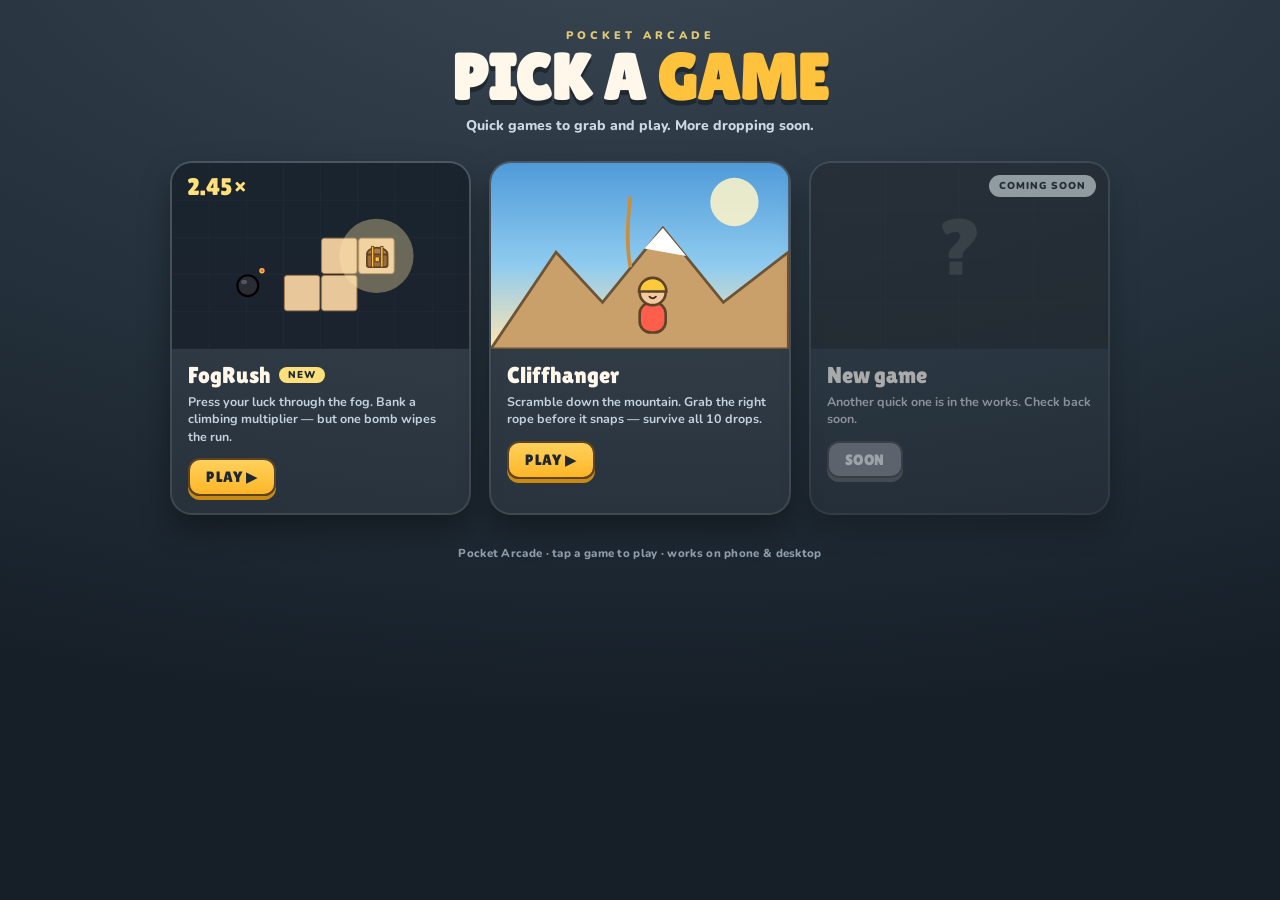
<file: NewIdeas-backup/index.html>
<!DOCTYPE html>
<html lang="en">
<head>
<meta charset="UTF-8" />
<meta name="viewport" content="width=device-width, initial-scale=1, viewport-fit=cover" />
<meta name="theme-color" content="#1E2832" />
<title>Pocket Arcade</title>
<link rel="preconnect" href="https://fonts.googleapis.com">
<link rel="preconnect" href="https://fonts.gstatic.com" crossorigin>
<link href="https://fonts.googleapis.com/css2?family=Lilita+One&family=Nunito:wght@600;700;800;900&display=swap" rel="stylesheet">
<style>
  :root{--ink:#5E4427;--paper:#FFF7E9;--gold:#FFC23C;--gold-lt:#FFE07A;--jacket:#FF5E4D;}
  *{box-sizing:border-box;margin:0;padding:0;-webkit-tap-highlight-color:transparent}
  html,body{min-height:100%}
  body{font-family:'Nunito',system-ui,-apple-system,'Segoe UI',sans-serif;color:#FFF7E9;
    background:radial-gradient(130% 90% at 50% -10%,#3A4754 0%,#283540 45%,#161F28 100%);
    min-height:100dvh;display:flex;flex-direction:column;align-items:center;padding:28px 18px 40px;overflow-x:hidden}
  .wrap{width:100%;max-width:940px}
  header{text-align:center;margin-bottom:26px}
  .kicker{font-family:'Nunito';font-weight:900;font-size:11px;letter-spacing:4px;color:var(--gold-lt);opacity:.85;margin-bottom:6px}
  h1{font-family:'Lilita One',cursive;font-size:clamp(40px,9vw,64px);line-height:.92;text-shadow:0 5px 0 rgba(0,0,0,.35)}
  h1 .a{color:var(--gold)}
  .sub{font-weight:800;font-size:14px;color:#cdd9e3;margin-top:8px}

  .grid{display:grid;grid-template-columns:repeat(auto-fill,minmax(250px,1fr));gap:18px}
  .card{position:relative;display:flex;flex-direction:column;text-decoration:none;color:inherit;
    background:rgba(255,255,255,.05);border:2px solid rgba(255,255,255,.10);border-radius:22px;overflow:hidden;
    box-shadow:0 14px 30px rgba(0,0,0,.35);transition:transform .14s ease,box-shadow .14s ease,border-color .14s ease}
  .card.live{cursor:pointer}
  .card.live:hover{transform:translateY(-5px);box-shadow:0 22px 44px rgba(0,0,0,.45);border-color:rgba(255,194,60,.5)}
  .card.live:active{transform:translateY(-1px)}
  .thumb{aspect-ratio:16/10;width:100%;display:block;position:relative}
  .thumb svg{position:absolute;inset:0;width:100%;height:100%}
  .body{padding:15px 16px 17px}
  .tname{font-family:'Lilita One';font-size:23px;line-height:1;margin-bottom:6px;display:flex;align-items:center;gap:8px}
  .tdesc{font-weight:700;font-size:12.5px;color:#c4d0db;line-height:1.4;min-height:34px}
  .play{display:inline-flex;align-items:center;gap:6px;margin-top:13px;font-family:'Lilita One';font-size:15px;letter-spacing:.5px;
    color:#1E2832;background:linear-gradient(180deg,#FFD15B,#FFB628);border:2.5px solid var(--ink);border-radius:12px;
    padding:8px 16px;box-shadow:0 4px 0 #C98A12;align-self:flex-start}
  .badge{font-family:'Nunito';font-weight:900;font-size:10px;letter-spacing:1px;color:#1E2832;background:var(--gold-lt);
    border-radius:999px;padding:3px 9px}
  .card.soon{opacity:.62;filter:saturate(.6)}
  .card.soon .play{background:#7d8893;color:#e9eef2;box-shadow:0 4px 0 #5a636c;border-color:#454d55}
  .soonbadge{position:absolute;top:12px;right:12px;font-family:'Nunito';font-weight:900;font-size:10px;letter-spacing:1px;
    color:#1E2832;background:#cdd9e3;border-radius:999px;padding:4px 10px;z-index:2}

  footer{margin-top:30px;text-align:center;font-weight:800;font-size:11.5px;color:#8fa0ad;letter-spacing:.3px}
  @media (max-width:520px){ body{padding:22px 14px 34px} .tdesc{min-height:0} }
</style>
</head>
<body>
  <div class="wrap">
    <header>
      <div class="kicker">POCKET ARCADE</div>
      <h1>PICK A <span class="a">GAME</span></h1>
      <div class="sub">Quick games to grab and play. More dropping soon.</div>
    </header>

    <div class="grid">

      <!-- FOGRUSH -->
      <a class="card live" href="fogrush.html" aria-label="Play FogRush">
        <div class="thumb">
          <svg viewBox="0 0 320 200" preserveAspectRatio="xMidYMid slice" aria-hidden="true">
            <rect width="320" height="200" fill="#1B242E"/>
            <!-- fog grid -->
            <g opacity=".5" stroke="rgba(255,255,255,.05)">
              <path d="M0 40H320M0 80H320M0 120H320M0 160H320M40 0V200M80 0V200M120 0V200M160 0V200M200 0V200M240 0V200M280 0V200"/>
            </g>
            <!-- lit path -->
            <g fill="#E8C79B" stroke="#A87F50">
              <rect x="121" y="121" width="38" height="38" rx="3"/><rect x="161" y="121" width="38" height="38" rx="3"/>
              <rect x="161" y="81" width="38" height="38" rx="3"/><rect x="201" y="81" width="38" height="38" rx="3"/>
            </g>
            <!-- torch glow -->
            <circle cx="220" cy="100" r="40" fill="rgba(255,233,168,.35)"/>
            <!-- chest -->
            <g transform="translate(206,86) scale(.62)"><rect x="6" y="20" width="36" height="22" rx="4" fill="#9C6B3F" stroke="#5E4427" stroke-width="3"/><path d="M6,20 a18,12 0 0 1 36,0 Z" fill="#B07B45" stroke="#5E4427" stroke-width="3"/><rect x="14" y="6" width="4" height="36" fill="#FFC23C" stroke="#5E4427" stroke-width="1.5"/><rect x="30" y="6" width="4" height="36" fill="#FFC23C" stroke="#5E4427" stroke-width="1.5"/><rect x="20" y="24" width="8" height="9" rx="2" fill="#FFC23C" stroke="#5E4427" stroke-width="2"/></g>
            <!-- bomb -->
            <g transform="translate(64,108) scale(.8)"><circle cx="22" cy="30" r="14" fill="#2b2b33" stroke="#000" stroke-width="3"/><ellipse cx="17" cy="25" rx="4" ry="3" fill="#55555f"/><circle cx="41" cy="10" r="3.6" fill="#FFC23C"/><circle cx="41" cy="10" r="1.9" fill="#FF5E4D"/></g>
            <text x="16" y="34" font-family="Lilita One" font-size="26" fill="#FFE07A">2.45×</text>
          </svg>
        </div>
        <div class="body">
          <div class="tname">FogRush <span class="badge">NEW</span></div>
          <div class="tdesc">Press your luck through the fog. Bank a climbing multiplier — but one bomb wipes the run.</div>
          <span class="play">PLAY ▶</span>
        </div>
      </a>

      <!-- CLIFFHANGER -->
      <a class="card live" href="cliffhanger.html" aria-label="Play Cliffhanger">
        <div class="thumb">
          <svg viewBox="0 0 320 200" preserveAspectRatio="xMidYMid slice" aria-hidden="true">
            <defs><linearGradient id="sky" x1="0" y1="0" x2="0" y2="1"><stop offset="0" stop-color="#4F9BD9"/><stop offset=".55" stop-color="#8FCBEF"/><stop offset="1" stop-color="#FFE6B0"/></linearGradient></defs>
            <rect width="320" height="200" fill="url(#sky)"/>
            <circle cx="262" cy="42" r="26" fill="#FFF6C8" opacity=".85"/>
            <!-- mountains -->
            <path d="M0 200 L70 96 L120 150 L185 70 L250 150 L320 96 L320 200Z" fill="#C9A06A" stroke="#6E5436" stroke-width="3"/>
            <path d="M165 92 L185 70 L210 100 Z" fill="#fff"/>
            <!-- rope -->
            <path d="M150 36 C146 70 146 92 150 112" stroke="#C98F3E" stroke-width="4" fill="none"/>
            <!-- climber -->
            <g transform="translate(132,104) scale(.7)">
              <rect x="40" y="66" width="40" height="46" rx="17" fill="#FF5E4D" stroke="#5E4427" stroke-width="4"/>
              <circle cx="60" cy="50" r="20" fill="#F3C9A0" stroke="#5E4427" stroke-width="4"/>
              <circle cx="54" cy="48" r="2.6" fill="#3a2a1c"/><circle cx="66" cy="48" r="2.6" fill="#3a2a1c"/>
              <path d="M55,57 q5,5 10,0" fill="none" stroke="#3a2a1c" stroke-width="2.6" stroke-linecap="round"/>
              <path d="M39,49 a21,21 0 0 1 42,0 Z" fill="#FFC93C" stroke="#5E4427" stroke-width="4"/>
            </g>
          </svg>
        </div>
        <div class="body">
          <div class="tname">Cliffhanger</div>
          <div class="tdesc">Scramble down the mountain. Grab the right rope before it snaps — survive all 10 drops.</div>
          <span class="play">PLAY ▶</span>
        </div>
      </a>

      <!-- COMING SOON -->
      <div class="card soon" aria-label="Coming soon">
        <div class="soonbadge">COMING SOON</div>
        <div class="thumb">
          <svg viewBox="0 0 320 200" preserveAspectRatio="xMidYMid slice" aria-hidden="true">
            <rect width="320" height="200" fill="#222C36"/>
            <g opacity=".4" stroke="rgba(255,255,255,.06)"><path d="M0 50H320M0 100H320M0 150H320M80 0V200M160 0V200M240 0V200"/></g>
            <text x="160" y="120" text-anchor="middle" font-family="Lilita One" font-size="84" fill="rgba(255,255,255,.14)">?</text>
          </svg>
        </div>
        <div class="body">
          <div class="tname">New game</div>
          <div class="tdesc">Another quick one is in the works. Check back soon.</div>
          <span class="play">SOON</span>
        </div>
      </div>

    </div>

    <footer>Pocket Arcade · tap a game to play · works on phone &amp; desktop</footer>
  </div>
</body>
</html>
</file>
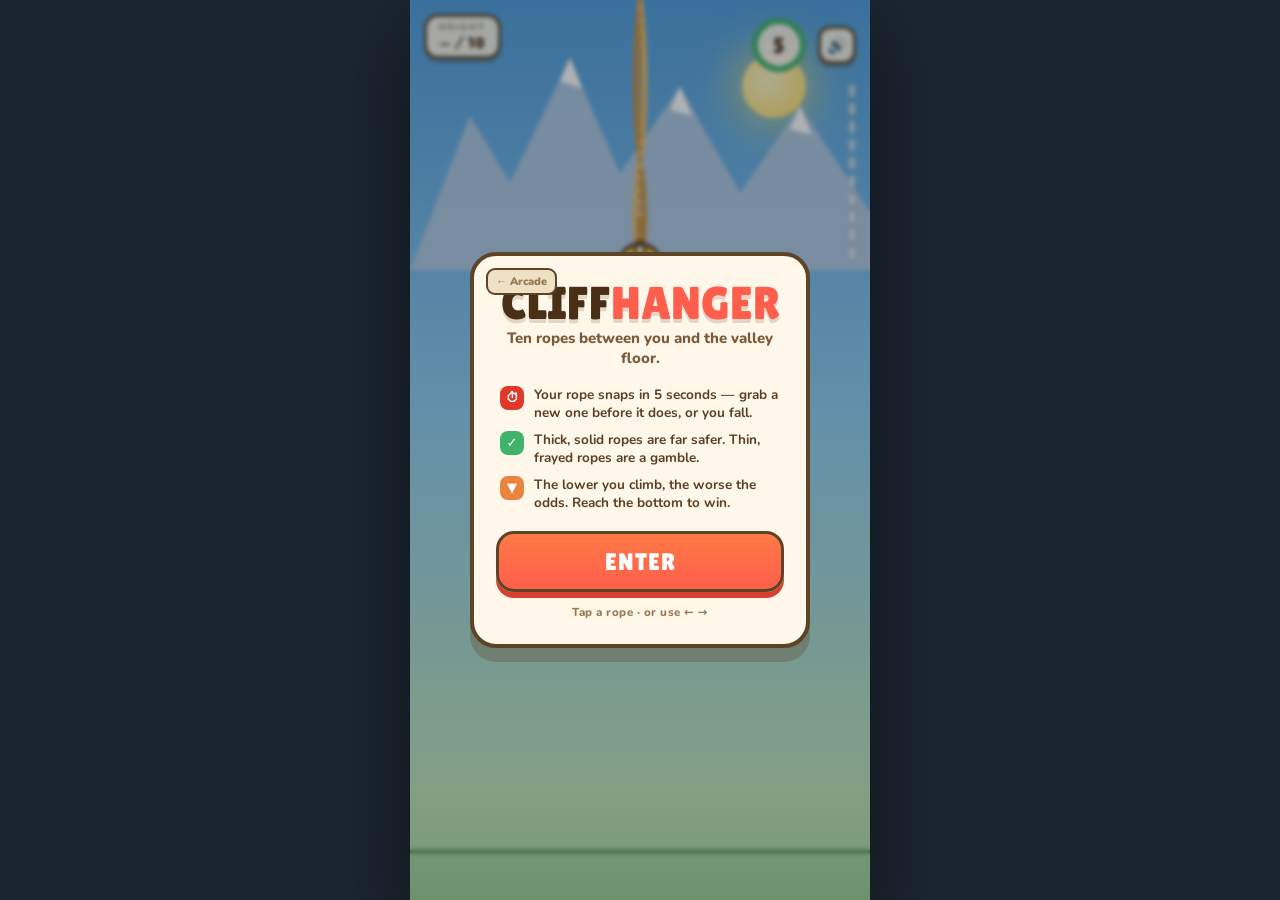
<file: NewIdeas-backup/cliffhanger.html>
<!DOCTYPE html>
<html lang="en">
<head>
<meta charset="UTF-8" />
<meta name="viewport" content="width=device-width, initial-scale=1, maximum-scale=1, user-scalable=no, viewport-fit=cover" />
<meta name="theme-color" content="#5BA8E0" />
<title>Cliffhanger</title>
<link rel="preconnect" href="https://fonts.googleapis.com">
<link rel="preconnect" href="https://fonts.gstatic.com" crossorigin>
<link href="https://fonts.googleapis.com/css2?family=Lilita+One&family=Nunito:wght@600;700;800;900&display=swap" rel="stylesheet">
<style>
  :root{
    --sky-top:#4F9BD9; --sky-mid:#8FCBEF; --sky-low:#FFE6B0;
    --rock:#D2A878; --rock-hi:#E6C79B; --rock-sh:#A87F50; --ink:#5E4427;
    --jacket:#FF5E4D; --jacket-sh:#D8412F; --helmet:#FFC23C; --skin:#F3C9A0; --cheek:#FF9E86;
    --rope:#E8B96A; --rope-dk:#C98F3E; --metal:#AEB6BE; --metal-sh:#7F8990;
    --grass:#6FB861; --text:#4A2F17; --paper:#FFF7E9;
    --amber:#E8843E; --danger:#E0392B; --good:#3FB36B;
  }
  *{box-sizing:border-box;margin:0;padding:0;-webkit-tap-highlight-color:transparent}
  html,body{height:100%}
  body{
    font-family:'Nunito',system-ui,-apple-system,'Segoe UI',sans-serif;
    background:#1b2530; color:var(--text);
    display:flex; align-items:center; justify-content:center;
    overflow:hidden; user-select:none; -webkit-user-select:none;
  }
  /* phone frame on large screens, fullscreen on phones */
  #app{
    position:relative; width:100%; max-width:460px; height:100dvh; max-height:980px;
    overflow:hidden; background:linear-gradient(180deg,var(--sky-top) 0%,var(--sky-mid) 46%,#BFE3B6 88%,#A9D69E 100%);
    box-shadow:0 30px 80px rgba(0,0,0,.45);
  }
  @supports not (height:100dvh){ #app{height:100vh} }

  /* ---------- backdrop ---------- */
  .sun{position:absolute;top:6%;right:14%;width:64px;height:64px;border-radius:50%;
    background:radial-gradient(circle at 40% 40%,#FFF6C8,#FFD95B);box-shadow:0 0 40px 10px rgba(255,221,91,.55);}
  .peaks{position:absolute;top:0;left:0;width:100%;height:30%;}
  .cloud{position:absolute;background:#fff;border-radius:50px;opacity:.92;
    filter:drop-shadow(0 6px 0 rgba(180,210,235,.5));animation:drift linear infinite;}
  .cloud::before,.cloud::after{content:"";position:absolute;background:#fff;border-radius:50%;}
  .c1{width:90px;height:26px;top:16%;left:-30%;animation-duration:42s}
  .c1::before{width:40px;height:40px;top:-18px;left:14px}
  .c1::after{width:30px;height:30px;top:-12px;left:48px}
  .c2{width:70px;height:22px;top:33%;left:-40%;animation-duration:58s;animation-delay:-20s;opacity:.8}
  .c2::before{width:32px;height:32px;top:-15px;left:10px}
  .c2::after{width:24px;height:24px;top:-9px;left:38px}
  @keyframes drift{from{transform:translateX(0)}to{transform:translateX(560px)}}

  /* ground / valley revealed near bottom */
  .valley{position:absolute;bottom:0;left:0;width:100%;height:14%;
    background:linear-gradient(180deg,#A9D69E,#86C47B);border-top:4px solid #5d9a52;
    transform:translateY(60%);transition:transform .8s cubic-bezier(.2,.8,.2,1);}
  #app.landed .valley{transform:translateY(0)}

  /* ---------- HUD ---------- */
  #hud{position:absolute;top:0;left:0;width:100%;padding:14px 14px 0;display:flex;
    align-items:flex-start;justify-content:space-between;z-index:30;pointer-events:none;}
  .lvl{background:rgba(255,247,233,.92);border:3px solid var(--ink);border-radius:14px;
    padding:6px 12px;font-family:'Lilita One',cursive;letter-spacing:.5px;color:var(--text);
    box-shadow:0 4px 0 rgba(94,68,39,.35);font-size:15px;line-height:1;}
  .lvl small{display:block;font-family:'Nunito';font-weight:800;font-size:9px;opacity:.6;letter-spacing:2px;margin-bottom:3px}
  .hud-right{display:flex;align-items:center;gap:8px;pointer-events:auto}
  #mute{width:38px;height:38px;border-radius:12px;border:3px solid var(--ink);background:rgba(255,247,233,.92);
    font-size:16px;cursor:pointer;box-shadow:0 4px 0 rgba(94,68,39,.35);display:grid;place-items:center;color:var(--text)}
  #mute:active{transform:translateY(2px);box-shadow:0 2px 0 rgba(94,68,39,.35)}

  .timer{position:relative;width:62px;height:62px}
  .timer svg{transform:rotate(-90deg)}
  .timer .num{position:absolute;inset:0;display:grid;place-items:center;
    font-family:'Lilita One',cursive;font-size:22px;color:var(--text)}
  .timer.lowtime .num{color:var(--danger)}

  /* progress rail */
  #rail{position:absolute;top:84px;right:14px;display:flex;flex-direction:column;gap:4px;z-index:25}
  #rail .seg{width:8px;height:14px;border-radius:4px;background:rgba(255,255,255,.5);border:1.5px solid rgba(94,68,39,.35)}
  #rail .seg.done{background:var(--good)}
  #rail .seg.current{background:var(--helmet);box-shadow:0 0 0 2px rgba(255,194,60,.5)}

  /* ---------- stage ---------- */
  #stage{position:absolute;inset:0;z-index:10}

  /* main fraying rope above climber */
  #mainrope{position:absolute;top:0;left:50%;transform:translateX(-50%);width:60px;height:30%;z-index:11}
  #mainrope.snapped{opacity:0;transition:opacity .15s}
  .snapEnd{position:absolute;left:50%;top:26%;width:46px;height:60px;transform:translateX(-50%);
    opacity:0;pointer-events:none;z-index:12}
  #app.snap .snapEnd.top{animation:flingUp .9s ease-out forwards}
  #app.snap .snapEnd.bot{animation:flingDown 1.1s ease-in forwards}
  @keyframes flingUp{0%{opacity:1;transform:translate(-50%,0) rotate(0)}100%{opacity:0;transform:translate(-50%,-120px) rotate(40deg)}}
  @keyframes flingDown{0%{opacity:1;transform:translate(-50%,0) rotate(0)}100%{opacity:0;transform:translate(-50%,160px) rotate(-60deg)}}

  /* climber */
  #climberWrap{position:absolute;top:24%;left:50%;width:120px;height:150px;margin-left:-60px;z-index:14;
    transition:top .55s cubic-bezier(.34,1.3,.5,1),left .45s ease,transform .45s ease;}
  #climberSway{width:100%;height:100%;transform-origin:50% 0%;animation:sway 3.4s ease-in-out infinite}
  @keyframes sway{0%,100%{transform:rotate(-4deg)}50%{transform:rotate(4deg)}}
  #app.lowtime #climberSway{animation-duration:.5s}
  #app.falling #climberWrap{animation:tumble 1.25s cubic-bezier(.5,0,.9,.4) forwards;z-index:40}
  @keyframes tumble{0%{transform:translateY(0) rotate(0)}15%{transform:translateY(10px) rotate(-12deg)}
    100%{transform:translateY(118dvh) rotate(560deg)}}
  #app.cheer #climberSway{animation:cheer .6s ease-in-out infinite}
  @keyframes cheer{0%,100%{transform:translateY(0) rotate(-3deg)}50%{transform:translateY(-12px) rotate(3deg)}}
  .hop{animation:hopDown .6s cubic-bezier(.34,1.4,.5,1)}
  @keyframes hopDown{0%{transform:translateY(0)}40%{transform:translateY(-14px)}100%{transform:translateY(0)}}

  /* choices */
  #choices{position:absolute;left:0;bottom:0;width:100%;height:50%;display:flex;gap:10px;
    padding:0 12px 16px;z-index:20;transition:opacity .25s}
  #choices.hidden{opacity:0;pointer-events:none}
  .choice{flex:1;position:relative;border:none;background:transparent;cursor:pointer;padding:0;
    display:flex;flex-direction:column;align-items:center;justify-content:flex-end;outline:none}
  .choice .card{position:relative;width:100%;flex:1;border-radius:20px 20px 18px 18px;overflow:hidden;
    background:linear-gradient(180deg,rgba(255,255,255,.22),rgba(255,255,255,.05));
    border:3px solid rgba(94,68,39,.5);box-shadow:0 8px 0 rgba(94,68,39,.2);transition:transform .12s}
  .choice svg{width:100%;height:100%;display:block}
  .choice .tag{margin-top:8px;font-family:'Lilita One',cursive;font-size:18px;letter-spacing:1px;
    color:var(--paper);text-shadow:0 2px 0 rgba(94,68,39,.6);display:flex;align-items:center;gap:6px}
  .choice:active .card,.choice:focus-visible .card{transform:translateY(3px)}
  .choice:focus-visible{filter:drop-shadow(0 0 0 3px #fff)}
  .choice:focus-visible .card{box-shadow:0 0 0 4px #fff,0 8px 0 rgba(94,68,39,.2)}
  .choice .grab{position:absolute;inset:0;display:grid;place-items:center;opacity:0;transition:opacity .15s;
    font-family:'Lilita One';color:#fff;font-size:20px;text-shadow:0 2px 6px rgba(0,0,0,.4);pointer-events:none}
  .choice.picked .grab{opacity:1}
  .pebble{animation:pebbleFall 1.6s ease-in infinite}
  @keyframes pebbleFall{0%{transform:translateY(0);opacity:1}70%{opacity:1}100%{transform:translateY(60px);opacity:0}}

  /* ---------- overlays ---------- */
  .overlay{position:absolute;inset:0;z-index:60;display:flex;flex-direction:column;
    align-items:center;justify-content:center;text-align:center;padding:28px;
    background:rgba(20,30,40,.34);backdrop-filter:blur(2px);opacity:0;pointer-events:none;transition:opacity .3s}
  .overlay.show{opacity:1;pointer-events:auto}
  .panel{position:relative;background:var(--paper);border:4px solid var(--ink);border-radius:26px;padding:26px 22px 24px;
    width:100%;max-width:340px;box-shadow:0 14px 0 rgba(94,68,39,.3);animation:pop .35s cubic-bezier(.2,1.4,.4,1)}
  @keyframes pop{0%{transform:scale(.8) translateY(10px);opacity:0}100%{transform:scale(1);opacity:1}}
  .title{font-family:'Lilita One',cursive;font-size:46px;line-height:.92;color:var(--text);
    text-shadow:0 4px 0 rgba(94,68,39,.18);margin-bottom:4px}
  .title .b{color:var(--jacket)}
  .subtitle{font-weight:800;font-size:15px;color:#7a5a3a;margin-bottom:18px}
  .rules{list-style:none;text-align:left;margin:0 auto 20px;max-width:280px;display:flex;flex-direction:column;gap:10px}
  .rules li{display:flex;gap:10px;align-items:flex-start;font-weight:700;font-size:13.5px;color:#5b4026;line-height:1.3}
  .rules .ic{flex:none;width:24px;height:24px;border-radius:8px;display:grid;place-items:center;font-size:13px;color:#fff}
  .btn{font-family:'Lilita One',cursive;font-size:24px;letter-spacing:1px;color:#fff;border:3px solid var(--ink);
    border-radius:18px;padding:14px 20px;width:100%;cursor:pointer;
    background:linear-gradient(180deg,#FF7A45,#FF5E4D);box-shadow:0 6px 0 var(--jacket-sh);transition:transform .1s,box-shadow .1s}
  .btn:active{transform:translateY(4px);box-shadow:0 2px 0 var(--jacket-sh)}
  .btn.green{background:linear-gradient(180deg,#5BD08A,#3FB36B);box-shadow:0 6px 0 #2c8a50}
  .hint{margin-top:12px;font-weight:800;font-size:11.5px;color:#9a7a55;letter-spacing:.5px}
  .endline{font-family:'Lilita One';font-size:30px;color:var(--text);margin-bottom:6px;line-height:1}
  .endsub{font-weight:800;font-size:14px;color:#7a5a3a;margin-bottom:8px}
  .best{font-weight:900;font-size:13px;color:#b07d3a;margin-bottom:18px}

  /* confetti */
  #confetti{position:absolute;inset:0;z-index:55;pointer-events:none;overflow:hidden}
  .conf{position:absolute;top:-20px;width:10px;height:14px;border-radius:2px;animation:confFall linear forwards}
  @keyframes confFall{to{transform:translateY(110dvh) rotate(720deg)}}

  @media (prefers-reduced-motion: reduce){
    .cloud,#climberSway{animation:none !important}
    .conf{display:none}
  }
  @media (max-height:680px){
    .title{font-size:38px}.rules li{font-size:12.5px}#climberWrap{top:20%}
  }
</style>
</head>
<body>
<div id="app">
  <!-- backdrop -->
  <div class="sun"></div>
  <svg class="peaks" viewBox="0 0 460 140" preserveAspectRatio="none" aria-hidden="true">
    <path d="M0,140 L60,60 L100,95 L160,30 L210,90 L270,45 L330,100 L390,55 L460,110 L460,140Z" fill="#B9CBE0" opacity=".85"/>
    <path d="M150,42 L160,30 L172,46 Z M260,57 L270,45 L282,60 Z M380,67 L390,55 L402,70 Z" fill="#fff"/>
  </svg>
  <div class="cloud c1"></div>
  <div class="cloud c2"></div>
  <div class="valley"></div>

  <!-- HUD -->
  <div id="hud">
    <div class="lvl"><small>HEIGHT</small><span id="lvlText">— / 10</span></div>
    <div class="hud-right">
      <div class="timer" id="timer">
        <svg width="62" height="62" viewBox="0 0 62 62">
          <circle cx="31" cy="31" r="24" fill="rgba(255,247,233,.92)" stroke="rgba(94,68,39,.25)" stroke-width="6"/>
          <circle id="ring" cx="31" cy="31" r="24" fill="none" stroke="#3FB36B" stroke-width="6"
                  stroke-linecap="round" stroke-dasharray="150.8" stroke-dashoffset="0"/>
        </svg>
        <div class="num" id="timeNum">5</div>
      </div>
      <button id="mute" aria-label="Toggle sound">🔊</button>
    </div>
  </div>
  <div id="rail" aria-hidden="true"></div>

  <!-- stage -->
  <div id="stage">
    <svg id="mainrope" viewBox="0 0 60 200" preserveAspectRatio="none" aria-hidden="true">
      <path id="ropeStrandL" d="M30,0 C24,40 24,80 30,120 C36,150 36,170 30,196" fill="none" stroke="var(--rope-dk)" stroke-width="5" stroke-linecap="round"/>
      <path id="ropeStrandR" d="M30,0 C36,40 36,80 30,120 C24,150 24,170 30,196" fill="none" stroke="var(--rope)" stroke-width="6" stroke-linecap="round"/>
      <path id="ropeStrandC" d="M30,0 L30,196" fill="none" stroke="var(--rope-dk)" stroke-width="3" stroke-dasharray="3 6" stroke-linecap="round"/>
    </svg>
    <svg class="snapEnd top" viewBox="0 0 46 60" aria-hidden="true"><path d="M23,60 C18,40 28,30 20,10 C16,2 30,0 26,12 C22,30 30,42 27,60Z" fill="var(--rope)" stroke="var(--rope-dk)" stroke-width="2"/></svg>
    <svg class="snapEnd bot" viewBox="0 0 46 60" aria-hidden="true"><path d="M23,0 C28,20 18,30 26,50 C30,58 16,60 20,48 C24,30 16,18 19,0Z" fill="var(--rope)" stroke="var(--rope-dk)" stroke-width="2"/></svg>

    <!-- climber -->
    <div id="climberWrap">
      <div id="climberSway">
        <svg viewBox="0 0 120 150" aria-hidden="true">
          <!-- harness rope stub to hands -->
          <line x1="60" y1="2" x2="60" y2="34" stroke="var(--rope-dk)" stroke-width="6" stroke-linecap="round"/>
          <!-- backpack -->
          <rect x="40" y="62" width="40" height="44" rx="15" fill="#9C6B3F" stroke="var(--ink)" stroke-width="4"/>
          <rect x="50" y="70" width="20" height="18" rx="6" fill="#7E5530" stroke="var(--ink)" stroke-width="3"/>
          <!-- legs (under) -->
          <path d="M50,104 q-4,20 -2,34" fill="none" stroke="var(--ink)" stroke-width="15" stroke-linecap="round"/>
          <path d="M70,104 q4,20 2,34" fill="none" stroke="var(--ink)" stroke-width="15" stroke-linecap="round"/>
          <path d="M50,104 q-4,20 -2,32" fill="none" stroke="#7A4F2A" stroke-width="10" stroke-linecap="round"/>
          <path d="M70,104 q4,20 2,32" fill="none" stroke="#7A4F2A" stroke-width="10" stroke-linecap="round"/>
          <!-- boots -->
          <ellipse cx="46" cy="140" rx="10" ry="7" fill="#3c2a18" stroke="var(--ink)" stroke-width="3"/>
          <ellipse cx="74" cy="140" rx="10" ry="7" fill="#3c2a18" stroke="var(--ink)" stroke-width="3"/>
          <!-- body / jacket -->
          <rect x="40" y="66" width="40" height="46" rx="17" fill="var(--jacket)" stroke="var(--ink)" stroke-width="4"/>
          <line x1="60" y1="72" x2="60" y2="106" stroke="var(--jacket-sh)" stroke-width="3" stroke-linecap="round"/>
          <!-- left arm down -->
          <path d="M44,76 q-14,8 -12,28" fill="none" stroke="var(--ink)" stroke-width="14" stroke-linecap="round"/>
          <path d="M44,76 q-14,8 -12,28" fill="none" stroke="var(--jacket)" stroke-width="9" stroke-linecap="round"/>
          <circle cx="31" cy="103" r="6" fill="var(--skin)" stroke="var(--ink)" stroke-width="3"/>
          <!-- right arm raised to rope -->
          <path d="M76,74 q10,-18 -16,-40" fill="none" stroke="var(--ink)" stroke-width="14" stroke-linecap="round"/>
          <path d="M76,74 q10,-18 -16,-40" fill="none" stroke="var(--jacket)" stroke-width="9" stroke-linecap="round"/>
          <circle cx="60" cy="32" r="6.5" fill="var(--skin)" stroke="var(--ink)" stroke-width="3"/>
          <!-- head -->
          <circle cx="60" cy="50" r="20" fill="var(--skin)" stroke="var(--ink)" stroke-width="4"/>
          <circle cx="52" cy="54" r="3.4" fill="var(--cheek)"/><circle cx="68" cy="54" r="3.4" fill="var(--cheek)"/>
          <circle cx="54" cy="48" r="2.6" fill="#3a2a1c"/><circle cx="66" cy="48" r="2.6" fill="#3a2a1c"/>
          <path d="M55,57 q5,5 10,0" fill="none" stroke="#3a2a1c" stroke-width="2.6" stroke-linecap="round"/>
          <!-- helmet -->
          <path d="M39,49 a21,21 0 0 1 42,0 Z" fill="var(--helmet)" stroke="var(--ink)" stroke-width="4"/>
          <rect x="37" y="46" width="46" height="7" rx="3.5" fill="#E8A91E" stroke="var(--ink)" stroke-width="3"/>
          <circle cx="60" cy="34" r="5" fill="#FFF3C4" stroke="var(--ink)" stroke-width="3"/>
        </svg>
      </div>
    </div>

    <!-- choices -->
    <div id="choices" class="hidden">
      <button class="choice" id="choiceL" aria-label="Grab the left rope">
        <div class="card" id="cardL"></div>
        <div class="grab">GRAB!</div>
        <div class="tag">◀ LEFT</div>
      </button>
      <button class="choice" id="choiceR" aria-label="Grab the right rope">
        <div class="card" id="cardR"></div>
        <div class="grab">GRAB!</div>
        <div class="tag">RIGHT ▶</div>
      </button>
    </div>
  </div>

  <div id="confetti"></div>

  <!-- START -->
  <div class="overlay show" id="startScreen">
    <div class="panel">
      <a href="index.html" style="position:absolute;top:12px;left:12px;font-family:'Nunito';font-weight:900;font-size:11px;color:#9a7a55;text-decoration:none;background:#efe1c4;border:2px solid var(--ink);border-radius:9px;padding:4px 8px">← Arcade</a>
      <div class="title">CLIFF<span class="b">HANGER</span></div>
      <div class="subtitle">Ten ropes between you and the valley floor.</div>
      <ul class="rules">
        <li><span class="ic" style="background:var(--danger)">⏱</span><span>Your rope snaps in 5 seconds — grab a new one before it does, or you fall.</span></li>
        <li><span class="ic" style="background:var(--good)">✓</span><span>Thick, solid ropes are far safer. Thin, frayed ropes are a gamble.</span></li>
        <li><span class="ic" style="background:var(--amber)">▼</span><span>The lower you climb, the worse the odds. Reach the bottom to win.</span></li>
      </ul>
      <button class="btn" id="startBtn">ENTER</button>
      <div class="hint">Tap a rope · or use ← →</div>
    </div>
  </div>

  <!-- DEAD -->
  <div class="overlay" id="deadScreen">
    <div class="panel">
      <div class="endline" id="deadTitle">You fell!</div>
      <div class="endsub" id="deadMsg"></div>
      <div class="best" id="deadBest"></div>
      <button class="btn" id="retryBtn">TRY AGAIN</button>
      <div class="hint">Press Enter to retry</div>
    </div>
  </div>

  <!-- WIN -->
  <div class="overlay" id="winScreen">
    <div class="panel">
      <div class="title" style="font-size:38px">YOU<br><span class="b">MADE IT!</span></div>
      <div class="endsub">Ten ropes, zero falls. Nerves of steel.</div>
      <button class="btn green" id="playAgainBtn">PLAY AGAIN</button>
      <div class="hint">Press Enter to play again</div>
    </div>
  </div>
</div>

<script>
(function(){
  "use strict";
  var TOTAL_LEVELS = 10, ROUND_TIME = 5.0, RING_C = 150.8;
  var app = document.getElementById('app');
  var els = {
    lvlText: document.getElementById('lvlText'),
    ring: document.getElementById('ring'),
    timeNum: document.getElementById('timeNum'),
    timer: document.getElementById('timer'),
    rail: document.getElementById('rail'),
    choices: document.getElementById('choices'),
    choiceL: document.getElementById('choiceL'), choiceR: document.getElementById('choiceR'),
    cardL: document.getElementById('cardL'), cardR: document.getElementById('cardR'),
    climberWrap: document.getElementById('climberWrap'), sway: document.getElementById('climberSway'),
    mainrope: document.getElementById('mainrope'),
    strandL: document.getElementById('ropeStrandL'), strandR: document.getElementById('ropeStrandR'), strandC: document.getElementById('ropeStrandC'),
    start: document.getElementById('startScreen'), dead: document.getElementById('deadScreen'), win: document.getElementById('winScreen'),
    deadTitle: document.getElementById('deadTitle'), deadMsg: document.getElementById('deadMsg'), deadBest: document.getElementById('deadBest'),
    confetti: document.getElementById('confetti'), mute: document.getElementById('mute')
  };

  var state = { phase:'start', level:1, safeSide:'left', timeLeft:ROUND_TIME, raf:0, lastT:0, locked:false, best:0, muted:false };

  // build progress rail
  for (var i=0;i<TOTAL_LEVELS;i++){ var s=document.createElement('div'); s.className='seg'; els.rail.appendChild(s); }
  function paintRail(){
    var segs = els.rail.children;
    for (var i=0;i<segs.length;i++){
      segs[i].className = 'seg' + (i < state.level-1 ? ' done' : (i === state.level-1 ? ' current' : ''));
    }
  }

  // survival odds — clue tilts hard, luck still bites, odds fall each level
  function safeProb(L){ return Math.max(0.55, 0.96 - (L-1)*0.045); }
  function dangerProb(L){ return Math.max(0.20, 0.62 - (L-1)*0.045); }

  /* ---------- rope-card art ---------- */
  function ropeCardSVG(solid){
    if (solid){
      return '<svg viewBox="0 0 120 200" preserveAspectRatio="xMidYMax meet">'+
        '<path d="M0,0 H120 V34 Q90,46 60,40 Q30,34 0,42 Z" fill="var(--rock)" stroke="var(--ink)" stroke-width="3"/>'+
        '<path d="M0,0 H120 V20 Q60,30 0,22 Z" fill="var(--rock-hi)" opacity=".5"/>'+
        // grass tuft
        '<path d="M88,38 q-2,-12 2,-16 M92,39 q1,-13 5,-15 M96,40 q4,-10 9,-12" stroke="var(--grass)" stroke-width="2.6" fill="none" stroke-linecap="round"/>'+
        // sturdy anchor
        '<rect x="52" y="30" width="16" height="10" rx="2" fill="var(--metal)" stroke="var(--ink)" stroke-width="3"/>'+
        '<circle cx="60" cy="44" r="7" fill="none" stroke="var(--metal-sh)" stroke-width="4"/>'+
        // thick braided rope
        '<path d="M60,50 C50,80 50,110 60,140 C70,162 70,182 60,200" fill="none" stroke="var(--ink)" stroke-width="13" stroke-linecap="round"/>'+
        '<path d="M60,50 C50,80 50,110 60,140 C70,162 70,182 60,200" fill="none" stroke="var(--rope)" stroke-width="10" stroke-linecap="round"/>'+
        '<path d="M60,50 C50,80 50,110 60,140 C70,162 70,182 60,200" fill="none" stroke="var(--rope-dk)" stroke-width="4" stroke-dasharray="4 8" stroke-linecap="round"/>'+
        // handhold loop
        '<ellipse cx="60" cy="150" rx="15" ry="11" fill="none" stroke="var(--rope-dk)" stroke-width="7"/>'+
        '<ellipse cx="60" cy="150" rx="15" ry="11" fill="none" stroke="var(--rope)" stroke-width="4"/>'+
      '</svg>';
    }
    return '<svg viewBox="0 0 120 200" preserveAspectRatio="xMidYMax meet">'+
      '<path d="M0,0 H120 V34 Q90,46 60,40 Q30,34 0,42 Z" fill="var(--rock)" stroke="var(--ink)" stroke-width="3"/>'+
      '<path d="M0,0 H120 V20 Q60,30 0,22 Z" fill="var(--rock-hi)" opacity=".5"/>'+
      // crack near anchor
      '<polyline points="50,40 56,26 52,18 60,8" fill="none" stroke="#4A3318" stroke-width="2.6" stroke-linejoin="round"/>'+
      '<polyline points="68,38 64,30 70,22" fill="none" stroke="#4A3318" stroke-width="2.2"/>'+
      // loosened anchor (tilted)
      '<g transform="rotate(-14 60 38)"><rect x="52" y="30" width="16" height="10" rx="2" fill="var(--metal-sh)" stroke="var(--ink)" stroke-width="3"/>'+
      '<circle cx="60" cy="44" r="7" fill="none" stroke="var(--metal-sh)" stroke-width="4"/></g>'+
      // falling pebble
      '<circle class="pebble" cx="40" cy="46" r="4" fill="var(--rock-sh)" stroke="var(--ink)" stroke-width="2"/>'+
      // thin frayed rope
      '<path d="M60,50 C66,82 54,112 62,142 C68,164 56,182 60,200" fill="none" stroke="var(--ink)" stroke-width="8" stroke-linecap="round"/>'+
      '<path d="M60,50 C66,82 54,112 62,142 C68,164 56,182 60,200" fill="none" stroke="#D9B98C" stroke-width="5" stroke-linecap="round"/>'+
      // frizz / broken strands
      '<path d="M60,60 q-10,4 -16,-2 M61,72 q11,3 16,-4 M59,86 q-12,2 -17,-5 M62,100 q12,1 17,-6" stroke="var(--rope-dk)" stroke-width="2" fill="none" stroke-linecap="round"/>'+
      '<path d="M55,132 l-9,-3 M66,150 l9,2 M57,168 l-10,3" stroke="var(--rope-dk)" stroke-width="2" fill="none" stroke-linecap="round"/>'+
      // weak handhold
      '<ellipse cx="60" cy="150" rx="13" ry="9" fill="none" stroke="#C9A26B" stroke-width="4" stroke-dasharray="6 4"/>'+
    '</svg>';
  }

  /* ---------- audio (lazy, optional) ---------- */
  var actx=null;
  function audio(){ if(!actx){ try{ actx = new (window.AudioContext||window.webkitAudioContext)(); }catch(e){} } return actx; }
  function beep(freq,dur,type,vol,when){
    if(state.muted) return; var ac=audio(); if(!ac) return;
    try{
      var t=ac.currentTime+(when||0);
      var o=ac.createOscillator(), g=ac.createGain();
      o.type=type||'sine'; o.frequency.value=freq;
      g.gain.setValueAtTime(0,t); g.gain.linearRampToValueAtTime(vol||0.12,t+0.01);
      g.gain.exponentialRampToValueAtTime(0.0001,t+dur);
      o.connect(g); g.connect(ac.destination); o.start(t); o.stop(t+dur+0.02);
    }catch(e){}
  }
  function sfx(name){
    switch(name){
      case 'tick': beep(880,0.06,'square',0.05); break;
      case 'pick': beep(330,0.06,'triangle',0.10); break;
      case 'survive': beep(523,0.10,'sine',0.12,0); beep(784,0.14,'sine',0.12,0.09); break;
      case 'die': beep(200,0.18,'sawtooth',0.14,0); beep(120,0.30,'sawtooth',0.12,0.12); break;
      case 'win': [523,659,784,1046].forEach(function(f,i){ beep(f,0.16,'sine',0.13,i*0.12); }); break;
    }
  }

  /* ---------- flow ---------- */
  function show(el){ el.classList.add('show'); }
  function hide(el){ el.classList.remove('show'); }

  function startGame(){
    audio();
    state.level=1; state.phase='playing';
    hide(els.start); hide(els.dead); hide(els.win);
    app.classList.remove('landed','falling','cheer','snap');
    els.climberWrap.style.transition='none';
    els.climberWrap.style.top='24%'; els.climberWrap.style.left='50%'; els.climberWrap.style.marginLeft='-60px';
    void els.climberWrap.offsetWidth;
    els.climberWrap.style.transition='';
    paintRail();
    beginRound();
  }

  function beginRound(){
    state.phase='playing'; state.locked=false;
    state.safeSide = Math.random()<0.5 ? 'left':'right';
    state.timeLeft = ROUND_TIME;
    els.lvlText.textContent = state.level + ' / ' + TOTAL_LEVELS;
    paintRail();
    // place clue
    var leftSolid = state.safeSide==='left';
    els.cardL.innerHTML = ropeCardSVG(leftSolid);
    els.cardR.innerHTML = ropeCardSVG(!leftSolid);
    els.choiceL.classList.remove('picked'); els.choiceR.classList.remove('picked');
    // reset rope visuals
    app.classList.remove('lowtime','snap','falling');
    els.mainrope.classList.remove('snapped');
    setRopeFray(0);
    els.ring.setAttribute('stroke','#3FB36B');
    els.timer.classList.remove('lowtime');
    // show
    els.choices.classList.remove('hidden');
    state.lastT = performance.now();
    lastWholeSec = Math.ceil(ROUND_TIME);
    cancelAnimationFrame(state.raf);
    state.raf = requestAnimationFrame(loop);
  }

  var lastWholeSec = 5;
  function loop(now){
    var dt = (now - state.lastT)/1000; state.lastT = now;
    state.timeLeft -= dt;
    if (state.timeLeft < 0) state.timeLeft = 0;
    var ratio = state.timeLeft/ROUND_TIME;            // 1 -> 0
    var fray = 1 - ratio;

    els.ring.setAttribute('stroke-dashoffset', (RING_C*(1-ratio)).toFixed(1));
    var shown = Math.ceil(state.timeLeft);
    els.timeNum.textContent = shown;

    if (ratio<=0.5 && ratio>0.25){ els.ring.setAttribute('stroke','#E8843E'); }
    else if (ratio<=0.25){ els.ring.setAttribute('stroke','#E0392B'); els.timer.classList.add('lowtime'); app.classList.add('lowtime'); }
    setRopeFray(fray);

    if (shown<lastWholeSec && shown<=3 && shown>0){ sfx('tick'); }
    lastWholeSec = shown;

    if (state.timeLeft<=0){ cancelAnimationFrame(state.raf); ropeSnap(); return; }
    state.raf = requestAnimationFrame(loop);
  }

  // fray 0..1 : shift colour toward red + spread strands + wobble
  function setRopeFray(f){
    var col = f<0.5 ? 'var(--rope-dk)' : (f<0.78 ? '#E8843E' : '#E0392B');
    els.strandL.setAttribute('stroke', col);
    els.strandR.setAttribute('stroke', f<0.5 ? 'var(--rope)' : (f<0.78 ? '#F0A05A':'#F26B5E'));
    var spread = (1 + f*0.9);
    els.strandL.style.transform = 'translateX('+(-f*4)+'px) scaleX('+spread+')';
    els.strandR.style.transform = 'translateX('+(f*4)+'px) scaleX('+spread+')';
    els.strandL.style.transformOrigin='30px 0'; els.strandR.style.transformOrigin='30px 0';
    els.strandC.setAttribute('stroke-width', Math.max(1, 3 - f*2));
  }

  function chooseSide(side){
    if (state.phase!=='playing' || state.locked) return;
    state.locked = true;
    cancelAnimationFrame(state.raf);
    sfx('pick');
    (side==='left'?els.choiceL:els.choiceR).classList.add('picked');
    els.choices.classList.add('hidden');
    app.classList.remove('lowtime');

    // slide climber toward chosen rope
    els.climberWrap.style.left = side==='left' ? '32%' : '68%';

    var safe = (side===state.safeSide);
    var p = safe ? safeProb(state.level) : dangerProb(state.level);
    var survived = Math.random() < p;

    setTimeout(function(){
      if (survived) onSurvive(); else onFall('rope');
    }, 360);
  }

  function onSurvive(){
    if (state.level >= TOTAL_LEVELS){ onWin(); return; }
    state.level++;
    sfx('survive');
    // recentre + hop down to next ledge
    els.climberWrap.style.left='50%';
    els.sway.classList.remove('hop'); void els.sway.offsetWidth; els.sway.classList.add('hop');
    paintRail();
    setTimeout(beginRound, 620);
  }

  function ropeSnap(){
    if (state.phase!=='playing') return;
    app.classList.add('snap');
    els.mainrope.classList.add('snapped');
    onFall('timeout');
  }

  function onFall(cause){
    state.phase='dead';
    els.choices.classList.add('hidden');
    els.mainrope.classList.add('snapped');
    app.classList.add('falling');
    sfx('die');
    if (state.level > state.best) state.best = state.level;
    var msg = cause==='timeout'
      ? 'You froze — the rope gave way before you grabbed the next one.'
      : 'That rope looked dodgy. It was. It didn\u2019t hold.';
    els.deadTitle.textContent = cause==='timeout' ? 'Too slow!' : 'It snapped!';
    els.deadMsg.textContent = msg + ' You reached height ' + state.level + ' of ' + TOTAL_LEVELS + '.';
    els.deadBest.textContent = 'Best this session: ' + state.best + ' / ' + TOTAL_LEVELS;
    setTimeout(function(){ show(els.dead); }, 1150);
  }

  function onWin(){
    state.phase='won';
    sfx('win');
    els.choices.classList.add('hidden');
    // drop climber onto the valley
    app.classList.add('landed');
    els.climberWrap.style.transition='top 1s cubic-bezier(.2,.85,.25,1),left .4s ease';
    els.climberWrap.style.top='78%'; els.climberWrap.style.left='50%';
    els.mainrope.classList.add('snapped');
    if (TOTAL_LEVELS > state.best) state.best = TOTAL_LEVELS;
    setTimeout(function(){ app.classList.add('cheer'); burstConfetti(); show(els.win); }, 1050);
  }

  function burstConfetti(){
    if (window.matchMedia && window.matchMedia('(prefers-reduced-motion: reduce)').matches) return;
    var colors=['#FF5E4D','#FFC23C','#3FB36B','#4F9BD9','#FF9E86','#fff'];
    els.confetti.innerHTML='';
    for (var i=0;i<44;i++){
      var c=document.createElement('div'); c.className='conf';
      c.style.left=(Math.random()*100)+'%';
      c.style.background=colors[i%colors.length];
      c.style.animationDuration=(1.8+Math.random()*1.6)+'s';
      c.style.animationDelay=(Math.random()*0.5)+'s';
      c.style.transform='rotate('+(Math.random()*360)+'deg)';
      els.confetti.appendChild(c);
    }
    setTimeout(function(){ els.confetti.innerHTML=''; }, 3600);
  }

  /* ---------- inputs ---------- */
  els.choiceL.addEventListener('click', function(){ chooseSide('left'); });
  els.choiceR.addEventListener('click', function(){ chooseSide('right'); });
  document.getElementById('startBtn').addEventListener('click', startGame);
  document.getElementById('retryBtn').addEventListener('click', startGame);
  document.getElementById('playAgainBtn').addEventListener('click', startGame);

  els.mute.addEventListener('click', function(){
    state.muted=!state.muted; els.mute.textContent = state.muted ? '🔇' : '🔊';
    if(!state.muted){ audio(); }
  });

  document.addEventListener('keydown', function(e){
    if (e.key==='ArrowLeft'){ e.preventDefault(); chooseSide('left'); }
    else if (e.key==='ArrowRight'){ e.preventDefault(); chooseSide('right'); }
    else if (e.key==='Enter'){
      if (state.phase==='start' || state.phase==='dead' || state.phase==='won'){ e.preventDefault(); startGame(); }
    }
  });

  // prevent double-tap zoom on the playfield
  app.addEventListener('touchstart', function(e){ if(e.touches.length>1) e.preventDefault(); }, {passive:false});
})();
</script>
</body>
</html>
</file>
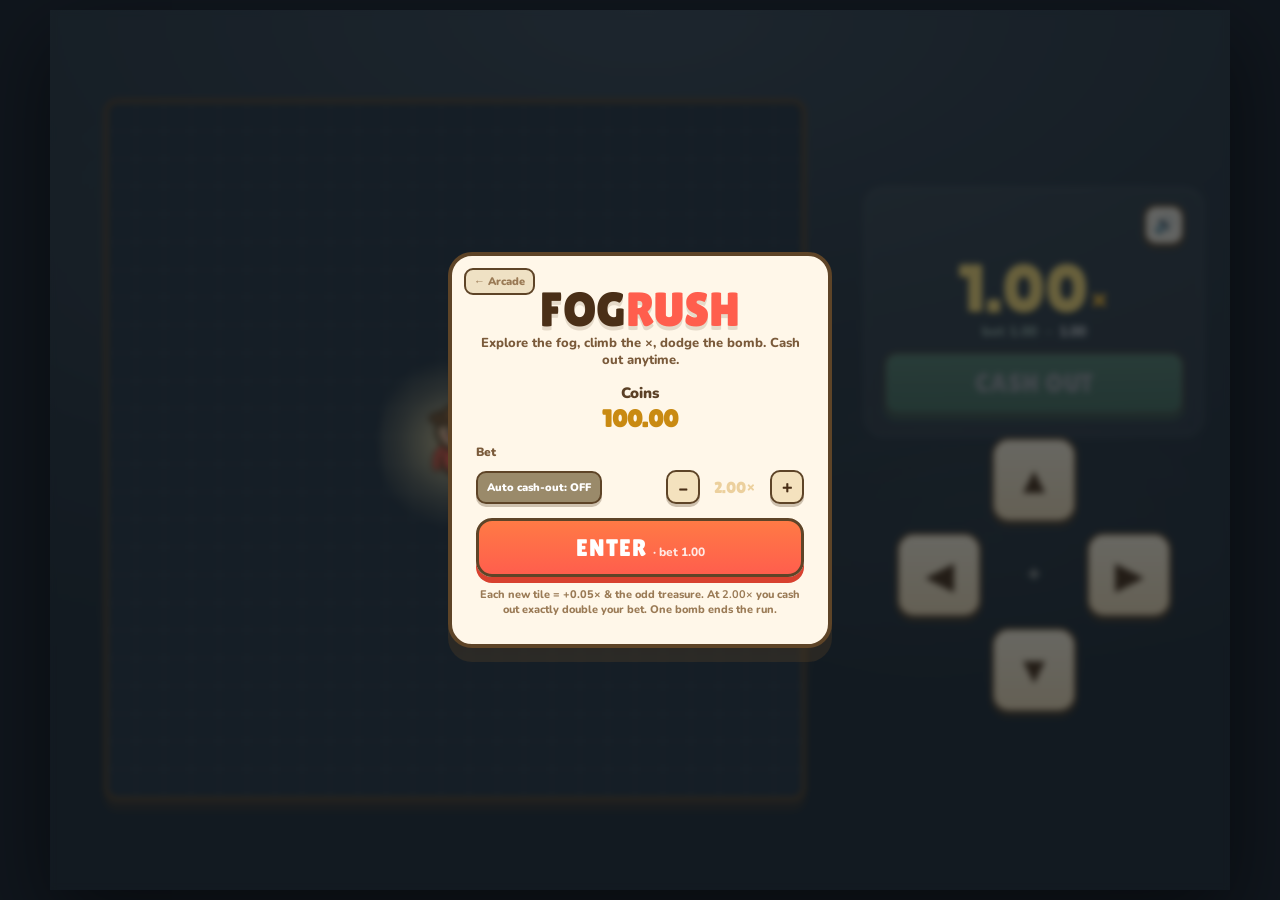
<file: NewIdeas-backup/fogrush.html>
<!DOCTYPE html>
<html lang="en">
<head>
<meta charset="UTF-8" />
<meta name="viewport" content="width=device-width, initial-scale=1, maximum-scale=1, user-scalable=no, viewport-fit=cover" />
<meta name="theme-color" content="#222D38" />
<title>FogRush</title>
<link rel="preconnect" href="https://fonts.googleapis.com">
<link rel="preconnect" href="https://fonts.gstatic.com" crossorigin>
<link href="https://fonts.googleapis.com/css2?family=Lilita+One&family=Nunito:wght@600;700;800;900&display=swap" rel="stylesheet">
<style>
  :root{
    --ink:#5E4427; --paper:#FFF7E9; --text:#4A2F17;
    --fog:#26323F; --fog-line:rgba(255,255,255,.045); --fog-deep:#1B242E;
    --lit:#E8C79B; --lit-line:rgba(94,68,39,.22);
    --jacket:#FF5E4D; --jacket-sh:#D8412F; --skin:#F3C9A0; --cheek:#FF9E86;
    --gold:#FFC23C; --gold-lt:#FFE07A; --wood:#9C6B3F; --wood-lt:#B07B45;
    --good:#3FB36B; --good-sh:#2C8A50; --amber:#E8843E; --danger:#E0392B;
  }
  *{box-sizing:border-box;margin:0;padding:0;-webkit-tap-highlight-color:transparent}
  html,body{height:100%}
  body{font-family:'Nunito',system-ui,-apple-system,'Segoe UI',sans-serif;background:#10161d;color:var(--text);
    display:flex;align-items:center;justify-content:center;overflow:hidden;user-select:none;-webkit-user-select:none}
  #app{position:relative;width:100%;max-width:460px;height:100dvh;max-height:980px;overflow:hidden;
    background:radial-gradient(120% 80% at 50% 0%,#3A4754 0%,#2A3540 45%,#1E2832 100%);
    box-shadow:0 30px 80px rgba(0,0,0,.5);display:flex;flex-direction:column;align-items:center;padding:12px 12px 14px}
  @supports not (height:100dvh){#app{height:100vh}}
  .mist{position:absolute;inset:0;pointer-events:none;z-index:1;opacity:.5;
    background:radial-gradient(60% 40% at 20% 30%,rgba(255,255,255,.06),transparent 60%),radial-gradient(50% 35% at 80% 60%,rgba(255,255,255,.05),transparent 60%);
    animation:mistMove 24s ease-in-out infinite alternate}
  @keyframes mistMove{from{transform:translateX(-12px)}to{transform:translateX(12px)}}

  /* HUD */
  #hud{position:relative;z-index:5;width:100%;max-width:440px;display:flex;align-items:center;justify-content:space-between;gap:8px;margin-bottom:10px}
  #mute{flex:none;width:42px;height:42px;border-radius:13px;border:3px solid var(--ink);background:rgba(255,247,233,.92);font-size:17px;cursor:pointer;box-shadow:0 4px 0 rgba(94,68,39,.35);display:grid;place-items:center;color:var(--text)}
  #mute:active{transform:translateY(2px);box-shadow:0 2px 0 rgba(94,68,39,.35)}
  .multiblock{flex:1;display:flex;flex-direction:column;align-items:center;line-height:1}
  .multi{display:flex;align-items:baseline;font-family:'Lilita One';color:#FFE07A;text-shadow:0 2px 0 rgba(0,0,0,.35)}
  .multi #mult{font-size:40px}
  .multi .mx{font-size:24px;color:var(--gold);margin-left:1px}
  .multi.pulse{animation:mp .3s}
  @keyframes mp{0%{transform:scale(1)}50%{transform:scale(1.14)}100%{transform:scale(1)}}
  .payline{font-family:'Nunito';font-weight:800;font-size:12px;color:#cbe8d6;margin-top:3px;white-space:nowrap}
  .payline b{color:#fff}
  .payline .dim{opacity:.7}
  .autochip{font-family:'Nunito';font-weight:900;font-size:9px;letter-spacing:.5px;color:#1E2832;background:var(--gold-lt);border:1.5px solid var(--ink);border-radius:7px;padding:1px 6px;margin-top:3px;display:none}
  .autochip.on{display:inline-block}
  .cashbtn{flex:none;font-family:'Lilita One',cursive;font-size:16px;letter-spacing:.5px;color:#fff;border:3px solid var(--ink);border-radius:14px;padding:10px 14px;cursor:pointer;background:linear-gradient(180deg,#5BD08A,#3FB36B);box-shadow:0 4px 0 var(--good-sh);transition:transform .08s,box-shadow .08s;text-align:center;line-height:1.05}
  .cashbtn:active{transform:translateY(3px);box-shadow:0 1px 0 var(--good-sh)}
  .cashbtn.off{opacity:.5;filter:grayscale(.4);pointer-events:none}

  /* map */
  #gridWrap{position:relative;z-index:4;width:min(92vw,58vh,440px);aspect-ratio:1/1;margin:0 auto;border:4px solid var(--ink);border-radius:14px;overflow:hidden;box-shadow:0 10px 0 rgba(94,68,39,.3),inset 0 0 40px rgba(0,0,0,.5);background:var(--fog-deep)}
  #grid{position:absolute;inset:0;display:grid;grid-template-columns:repeat(25,1fr);grid-template-rows:repeat(25,1fr)}
  .tile{background:var(--fog);border:1px solid var(--fog-line);position:relative}
  .tile.lit{background:var(--lit);border-color:var(--lit-line);animation:litPop .28s ease}
  @keyframes litPop{0%{filter:brightness(2)}100%{filter:none}}
  .chestIcon,.bombIcon{position:absolute;left:50%;top:50%;width:170%;height:170%;transform:translate(-50%,-50%);z-index:3;pointer-events:none;overflow:visible;filter:drop-shadow(0 1px 1px rgba(0,0,0,.3))}
  .chestIcon{animation:chestPop .34s cubic-bezier(.2,1.5,.4,1)}
  .bombIcon{animation:chestPop .18s ease-out}
  .chestIcon.glowy::before{content:"";position:absolute;inset:-22%;border-radius:50%;background:radial-gradient(circle,var(--ig),transparent 62%);z-index:-1;animation:flicker 2s ease-in-out infinite}
  @keyframes chestPop{0%{transform:translate(-50%,-50%) scale(0) rotate(-18deg)}100%{transform:translate(-50%,-50%) scale(1) rotate(0)}}
  .chestsvg{width:100%;height:100%;overflow:visible;display:block}
  .chestIcon .lidg{transform-box:fill-box;transform-origin:left bottom;transition:transform .42s cubic-bezier(.34,1.5,.4,1)}
  .chestIcon.opened .lidg{transform:rotate(-104deg)}
  .chestIcon .coinsg{opacity:0;transition:opacity .2s .15s}
  .chestIcon.opened .coinsg{opacity:1}
  #explorer{position:absolute;width:10.5%;aspect-ratio:48/56;z-index:6;transform:translate(-50%,-58%);transition:left .15s ease,top .15s ease;will-change:left,top;pointer-events:none}
  #explorer::before{content:"";position:absolute;inset:-55%;border-radius:50%;z-index:-1;background:radial-gradient(circle,rgba(255,233,168,.85),rgba(255,233,168,.25) 45%,transparent 70%);animation:flicker 2.6s ease-in-out infinite}
  @keyframes flicker{0%,100%{opacity:.85;transform:scale(1)}50%{opacity:1;transform:scale(1.08)}}
  .floatval{position:absolute;transform:translate(-50%,-50%);font-family:'Lilita One';font-size:13px;white-space:nowrap;pointer-events:none;z-index:8;text-shadow:0 1px 2px rgba(0,0,0,.45);animation:floatUp 1.05s ease-out forwards}
  .floatval.big{font-size:18px}
  @keyframes floatUp{0%{opacity:0;transform:translate(-50%,-25%) scale(.8)}20%{opacity:1}100%{opacity:0;transform:translate(-50%,-170%) scale(1.1)}}
  .boom{position:absolute;transform:translate(-50%,-50%);border-radius:50%;z-index:9;pointer-events:none;background:radial-gradient(circle,#fff 0%,#FFD24A 28%,#FF7A45 52%,#E0392B 72%,transparent 80%);animation:boomExpand .6s ease-out forwards}
  @keyframes boomExpand{0%{width:8%;height:8%;opacity:1}100%{width:140%;height:140%;opacity:0}}
  .frag{position:absolute;width:7px;height:7px;border-radius:50%;background:#FF8A3D;z-index:9;pointer-events:none;animation:fragFly .55s ease-out forwards}
  @keyframes fragFly{0%{opacity:1;transform:translate(-50%,-50%)}100%{opacity:0;transform:translate(calc(-50% + var(--fx)),calc(-50% + var(--fy)))}}
  #app.bump #gridWrap{animation:bump .18s}
  @keyframes bump{0%,100%{transform:translateX(0)}33%{transform:translateX(-4px)}66%{transform:translateX(4px)}}
  #app.quake{animation:quake .5s}
  @keyframes quake{0%,100%{transform:translate(0,0)}10%{transform:translate(-7px,4px)}25%{transform:translate(7px,-4px)}40%{transform:translate(-6px,-3px)}55%{transform:translate(6px,3px)}70%{transform:translate(-4px,2px)}85%{transform:translate(3px,-2px)}}

  /* D-pad */
  #pad{position:relative;z-index:5;margin-top:auto;padding-top:12px;display:grid;grid-template-columns:repeat(3,68px);grid-template-rows:repeat(3,68px);gap:8px;justify-content:center}
  .dbtn{border:3px solid var(--ink);border-radius:18px;background:linear-gradient(180deg,#FFF3DD,#F4DEB8);color:var(--text);font-size:30px;cursor:pointer;display:grid;place-items:center;box-shadow:0 5px 0 rgba(94,68,39,.4);transition:transform .07s,box-shadow .07s;line-height:1;user-select:none}
  .dbtn:active,.dbtn.down{transform:translateY(4px);background:linear-gradient(180deg,#FFE7B8,#F0CF94);box-shadow:0 1px 0 rgba(94,68,39,.4)}
  .dbtn:focus-visible{outline:none;box-shadow:0 0 0 3px var(--gold),0 5px 0 rgba(94,68,39,.4)}
  #up{grid-area:1/2}#left{grid-area:2/1}#right{grid-area:2/3}#down{grid-area:3/2}
  .dcenter{grid-area:2/2;display:grid;place-items:center;color:rgba(255,247,233,.5);font-size:22px}

  /* overlays */
  .overlay{position:absolute;inset:0;z-index:60;display:flex;flex-direction:column;align-items:center;justify-content:center;text-align:center;padding:22px;background:rgba(12,18,24,.62);backdrop-filter:blur(3px);opacity:0;pointer-events:none;transition:opacity .25s}
  .overlay.show{opacity:1;pointer-events:auto}
  .panel{position:relative;background:var(--paper);border:4px solid var(--ink);border-radius:24px;padding:24px 20px 22px;width:100%;max-width:350px;box-shadow:0 14px 0 rgba(94,68,39,.3);animation:pop .32s cubic-bezier(.2,1.4,.4,1);max-height:96%;overflow:auto}
  @keyframes pop{0%{transform:scale(.84) translateY(10px);opacity:0}100%{transform:scale(1);opacity:1}}
  .backlink{position:absolute;top:12px;left:12px;font-family:'Nunito';font-weight:900;font-size:11px;color:#9a7a55;text-decoration:none;background:#efe1c4;border:2px solid var(--ink);border-radius:9px;padding:4px 8px}
  .backlink:active{transform:translateY(1px)}
  .title{font-family:'Lilita One',cursive;font-size:44px;line-height:.9;color:var(--text);text-shadow:0 4px 0 rgba(94,68,39,.16);margin-top:6px}
  .title .b{color:var(--jacket)}
  .tagline{font-weight:800;font-size:13px;color:#7a5a3a;margin:4px 0 14px;line-height:1.3}
  .bal{font-weight:900;font-size:15px;color:#5b4026;margin-bottom:12px}
  .bal b{font-family:'Lilita One';font-size:24px;color:#C98A12;display:block;margin-top:2px}
  .lastres{font-weight:900;font-size:13.5px;border-radius:10px;padding:7px;margin-bottom:12px;display:none}
  .lastres.win{background:#e3f6ea;color:#2c8a50;display:block}
  .lastres.loss{background:#ffe0db;color:#c0392b;display:block}
  .row{display:flex;align-items:center;gap:8px;margin-bottom:10px}
  .row .lbl{font-weight:900;font-size:12px;color:#7a5a3a;width:42px;text-align:left;flex:none}
  .presets{display:flex;gap:6px;flex:1}
  .pbtn{flex:1;font-family:'Lilita One';font-size:15px;color:var(--text);background:#F4E2BE;border:2.5px solid var(--ink);border-radius:11px;padding:8px 0;cursor:pointer;box-shadow:0 3px 0 rgba(94,68,39,.3)}
  .pbtn.sel{background:linear-gradient(180deg,#FFD15B,#FFB628);color:#5E4427}
  .pbtn:active{transform:translateY(2px);box-shadow:0 1px 0 rgba(94,68,39,.3)}
  .stepper{display:flex;align-items:center;gap:6px;flex:1;justify-content:flex-end}
  .stepper button{width:34px;height:34px;font-family:'Lilita One';font-size:18px;color:var(--text);background:#F4E2BE;border:2.5px solid var(--ink);border-radius:10px;cursor:pointer;box-shadow:0 3px 0 rgba(94,68,39,.3)}
  .stepper button:active{transform:translateY(2px);box-shadow:0 1px 0 rgba(94,68,39,.3)}
  .stepper span{font-family:'Lilita One';font-size:16px;color:#C98A12;min-width:58px;text-align:center}
  .stepper.dim span{opacity:.35}
  .autotgl{font-family:'Nunito';font-weight:900;font-size:11px;color:#fff;background:#9a8a6a;border:2.5px solid var(--ink);border-radius:10px;padding:7px 9px;cursor:pointer;flex:none;box-shadow:0 3px 0 rgba(94,68,39,.3)}
  .autotgl.on{background:linear-gradient(180deg,#5BD08A,#3FB36B)}
  .autotgl:active{transform:translateY(2px);box-shadow:0 1px 0 rgba(94,68,39,.3)}
  .btn{font-family:'Lilita One',cursive;font-size:24px;letter-spacing:1px;color:#fff;border:3px solid var(--ink);border-radius:16px;padding:13px 18px;width:100%;cursor:pointer;background:linear-gradient(180deg,#FF7A45,#FF5E4D);box-shadow:0 6px 0 var(--jacket-sh);transition:transform .1s,box-shadow .1s;margin-top:4px}
  .btn:active{transform:translateY(4px);box-shadow:0 2px 0 var(--jacket-sh)}
  .btn small{font-family:'Nunito';font-weight:800;font-size:12px;opacity:.85;letter-spacing:0}
  .btn.off{opacity:.55;filter:grayscale(.3);pointer-events:none}
  .rulehint{margin-top:11px;font-weight:800;font-size:11px;color:#9a7a55;line-height:1.35}
  .topup{background:none;border:none;color:#C98A12;font-weight:900;font-size:12px;cursor:pointer;text-decoration:underline;margin-bottom:12px;font-family:'Nunito';display:none}

  #flash{position:absolute;inset:0;z-index:64;pointer-events:none;background:#fff;opacity:0}
  #app.flash #flash{animation:flashFx .42s ease-out}
  @keyframes flashFx{0%{opacity:.5}100%{opacity:0}}
  #app.flashred #flash{animation:flashRed .45s ease-out}
  @keyframes flashRed{0%{opacity:.6;background:#E0392B}100%{opacity:0;background:#E0392B}}
  #confetti{position:absolute;inset:0;z-index:65;pointer-events:none;overflow:hidden}
  .conf{position:absolute;top:-16px;width:9px;height:13px;border-radius:2px;animation:confFall linear forwards}
  @keyframes confFall{to{transform:translateY(110dvh) rotate(720deg)}}

  @media (prefers-reduced-motion: reduce){.mist,#explorer::before,.chestIcon.glowy::before{animation:none}.tile.lit{animation:none}.conf{display:none}}
  @media (max-height:700px){.title{font-size:38px}#pad{grid-template-columns:repeat(3,60px);grid-template-rows:repeat(3,60px)}.dbtn{font-size:26px;border-radius:15px}.multi #mult{font-size:34px}}

  /* ---------- desktop / wide-screen layout ---------- */
  @media (min-width:900px) and (min-height:540px){
    body{padding:22px}
    #app{max-width:1040px; height:min(100dvh,880px); padding:26px; display:grid; column-gap:30px; align-items:center;
      grid-template-columns:minmax(0,1fr) 300px; grid-template-rows:1fr auto auto 1fr;
      grid-template-areas:"map ." "map hud" "map pad" "map .";}
    #gridWrap{grid-area:map; justify-self:center; align-self:center; margin:0; width:min(72vh,56vw,640px)}
    #hud{grid-area:hud; flex-direction:column; align-items:stretch; width:100%; max-width:none; margin:0; gap:12px;
      background:rgba(255,255,255,.05); border:1px solid rgba(255,255,255,.09); border-radius:20px; padding:16px 18px 20px; box-shadow:inset 0 1px 0 rgba(255,255,255,.06)}
    #mute{align-self:flex-end; margin-bottom:-4px}
    .multiblock{width:100%}
    .multi{justify-content:center}
    .multi #mult{font-size:60px}
    .multi .mx{font-size:34px}
    .payline{font-size:14px}
    .cashbtn{width:100%; font-size:26px; padding:16px; line-height:1.05}
    #pad{grid-area:pad; margin:0; padding-top:0; justify-self:center; grid-template-columns:repeat(3,78px); grid-template-rows:repeat(3,78px); gap:9px}
    .dbtn{font-size:34px}
    .panel{max-width:384px; padding:26px 24px}
    .title{font-size:48px}
  }
  @media (min-width:1240px) and (min-height:620px){
    #app{max-width:1180px; grid-template-columns:minmax(0,1fr) 340px}
    #gridWrap{width:min(78vh,58vw,720px)}
    .multi #mult{font-size:68px}
    #pad{grid-template-columns:repeat(3,86px);grid-template-rows:repeat(3,86px)}
    .dbtn{font-size:38px}
  }
</style>
</head>
<body>
<div id="app">
  <div class="mist"></div>

  <div id="hud">
    <button id="mute" aria-label="Toggle sound">🔊</button>
    <div class="multiblock">
      <div class="multi" id="multi"><span id="mult">1.00</span><span class="mx">×</span></div>
      <div class="payline"><span class="dim">bet <span id="hbet">1.00</span> →</span> <b id="payout">1.00</b></div>
      <div class="autochip" id="autochip">AUTO 2.00×</div>
    </div>
    <button class="cashbtn off" id="cashout">CASH OUT</button>
  </div>

  <div id="gridWrap">
    <div id="grid"></div>
    <div id="explorer">
      <svg viewBox="0 0 48 56" aria-hidden="true">
        <rect x="15" y="30" width="18" height="20" rx="8" fill="var(--jacket)" stroke="var(--ink)" stroke-width="3"/>
        <path d="M16,34 q-5,3 -4,12" fill="none" stroke="var(--ink)" stroke-width="6" stroke-linecap="round"/>
        <path d="M16,34 q-5,3 -4,12" fill="none" stroke="var(--jacket)" stroke-width="3.5" stroke-linecap="round"/>
        <path d="M32,34 q5,3 4,12" fill="none" stroke="var(--ink)" stroke-width="6" stroke-linecap="round"/>
        <path d="M32,34 q5,3 4,12" fill="none" stroke="var(--jacket)" stroke-width="3.5" stroke-linecap="round"/>
        <circle cx="24" cy="22" r="12" fill="var(--skin)" stroke="var(--ink)" stroke-width="3"/>
        <circle cx="19" cy="26" r="2" fill="var(--cheek)"/><circle cx="29" cy="26" r="2" fill="var(--cheek)"/>
        <circle cx="20" cy="23" r="1.7" fill="#3a2a1c"/><circle cx="28" cy="23" r="1.7" fill="#3a2a1c"/>
        <path d="M21,27 q3,3 6,0" fill="none" stroke="#3a2a1c" stroke-width="1.9" stroke-linecap="round"/>
        <ellipse cx="24" cy="14" rx="16" ry="4.6" fill="var(--wood)" stroke="var(--ink)" stroke-width="3"/>
        <path d="M15,14 a9,8 0 0 1 18,0 Z" fill="var(--wood-lt)" stroke="var(--ink)" stroke-width="3"/>
        <rect x="15" y="11.5" width="18" height="3.6" rx="1.6" fill="#7E5530"/>
        <circle cx="38" cy="37" r="4.4" fill="var(--gold-lt)" stroke="var(--ink)" stroke-width="2"/>
      </svg>
    </div>
  </div>

  <div id="pad">
    <button class="dbtn" id="up" aria-label="Move up">▲</button>
    <button class="dbtn" id="left" aria-label="Move left">◀</button>
    <div class="dcenter">✦</div>
    <button class="dbtn" id="right" aria-label="Move right">▶</button>
    <button class="dbtn" id="down" aria-label="Move down">▼</button>
  </div>

  <div id="flash"></div>
  <div id="confetti"></div>

  <!-- BET / BETWEEN ROUNDS -->
  <div class="overlay show" id="betScreen">
    <div class="panel">
      <a class="backlink" href="index.html">← Arcade</a>
      <div class="title">FOG<span class="b">RUSH</span></div>
      <div class="tagline">Explore the fog, climb the ×, dodge the bomb. Cash out anytime.</div>
      <div class="bal">Coins<b id="balance">100.00</b></div>
      <button class="topup" id="topup">+ Top up 100</button>
      <div class="lastres" id="lastResult"></div>
      <div class="row">
        <span class="lbl">Bet</span>
        <div class="presets" id="presets"></div>
      </div>
      <div class="row">
        <button class="autotgl" id="autoToggle">Auto cash-out: OFF</button>
        <div class="stepper dim" id="autoStepper"><button id="autoMinus">−</button><span id="autoTarget">2.00×</span><button id="autoPlus">+</button></div>
      </div>
      <button class="btn" id="enterBtn">ENTER <small>· bet <span id="betLabel">1.00</span></small></button>
      <div class="rulehint">Each new tile = +0.05× &amp; the odd treasure. At <b>2.00×</b> you cash out exactly double your bet. One bomb ends the run.</div>
    </div>
  </div>
</div>

<script>
(function(){
  "use strict";
  var GRID=25, CENTER=12, MOVE_MS=250, STEP=0.05, P_BOMB=0.04;
  // chest bonus distribution among SAFE tiles (flavour). bonus 0 = plain +0.05 tile.
  var DIST=[
    {bonus:0,     w:80,  tier:-1},
    {bonus:0.15,  w:11,  tier:0},
    {bonus:0.45,  w:5,   tier:1},
    {bonus:1.45,  w:2.6, tier:2},
    {bonus:4.95,  w:1.0, tier:3},
    {bonus:14.95, w:0.4, tier:4}
  ];
  var DIST_TOT=DIST.reduce(function(s,d){return s+d.w;},0);
  var TIERS=[
    {wood:'#8A6038',lid:'#9C6B3F',band:'#6E4A28',lock:'#C9A05A',gem:null,      tag:'#8A6038',glow:'rgba(255,235,170,.55)'},
    {wood:'#9C6B3F',lid:'#B07B45',band:'#C77B3C',lock:'#E59A4C',gem:null,      tag:'#C77B3C',glow:'rgba(255,200,120,.6)'},
    {wood:'#A0703F',lid:'#B98A4E',band:'#FFC23C',lock:'#FFD15B',gem:null,      tag:'#D89A1E',glow:'rgba(255,210,80,.72)'},
    {wood:'#6E4636',lid:'#7E5340',band:'#FFD15B',lock:'#FFD15B',gem:'#A06BD8', tag:'#9B6BD8',glow:'rgba(200,140,255,.72)'},
    {wood:'#1F6E6A',lid:'#2A8C86',band:'#FFE07A',lock:'#FFE07A',gem:'#46E0D8', tag:'#1FA89F',glow:'rgba(80,230,210,.85)'}
  ];
  var BET_PRESETS=[0.5,1,5,20];

  var app=document.getElementById('app'), grid=document.getElementById('grid'), explorer=document.getElementById('explorer'), gridWrap=document.getElementById('gridWrap');
  var elMult=document.getElementById('mult'), elMulti=document.getElementById('multi'), elPayout=document.getElementById('payout'), elHBet=document.getElementById('hbet'), elAutochip=document.getElementById('autochip');
  var elCashout=document.getElementById('cashout'), elMute=document.getElementById('mute'), elConfetti=document.getElementById('confetti');
  var betScreen=document.getElementById('betScreen');
  var elBalance=document.getElementById('balance'), elLastRes=document.getElementById('lastResult');
  var elPresets=document.getElementById('presets'), elBetLabel=document.getElementById('betLabel'), elEnter=document.getElementById('enterBtn'), elTopup=document.getElementById('topup');
  var elAutoToggle=document.getElementById('autoToggle'), elAutoStepper=document.getElementById('autoStepper'), elAutoTarget=document.getElementById('autoTarget');

  var tiles=[];
  for(var r=0;r<GRID;r++){ tiles[r]=[]; for(var c=0;c<GRID;c++){ var d=document.createElement('div'); d.className='tile'; grid.appendChild(d); tiles[r][c]=d; } }

  var S={ phase:'bet', pos:{r:CENTER,c:CENTER}, revealed:{}, M:1.0, lastMove:-99999, raf:0, heldDir:null, muted:false,
          balance:100, bet:1, autoOn:false, autoTarget:2.0, best:0 };

  function fmt2(v){ return v.toFixed(2); }
  function pct(idx){ return ((idx+0.5)/GRID*100); }
  function drawTile(){ var x=Math.random()*DIST_TOT; for(var i=0;i<DIST.length;i++){ x-=DIST[i].w; if(x<=0) return DIST[i]; } return DIST[0]; }

  function chestSVG(t){
    var gemLock=t.gem?'<circle cx="24" cy="31" r="2" fill="'+t.gem+'" stroke="var(--ink)" stroke-width="1"/>':'<circle cx="24" cy="31.5" r="1.2" fill="var(--ink)"/>';
    var gemLid=t.gem?'<circle cx="24" cy="13.5" r="2.4" fill="'+t.gem+'" stroke="var(--ink)" stroke-width="1.2"/>':'';
    var coinMid=t.gem?t.gem:'var(--gold)';
    return '<svg class="chestsvg" viewBox="0 0 48 46">'+
      '<rect x="6" y="20" width="36" height="22" rx="4" fill="'+t.wood+'" stroke="var(--ink)" stroke-width="3"/>'+
      '<rect x="14" y="20" width="4" height="22" fill="'+t.band+'" stroke="var(--ink)" stroke-width="1.2"/>'+
      '<rect x="30" y="20" width="4" height="22" fill="'+t.band+'" stroke="var(--ink)" stroke-width="1.2"/>'+
      '<rect x="20" y="27" width="8" height="9" rx="2" fill="'+t.lock+'" stroke="var(--ink)" stroke-width="2"/>'+gemLock+
      '<path d="M9,21 h30 v3 a4,3 0 0 1 -4,3 h-22 a4,3 0 0 1 -4,-3 Z" fill="#3a2a1c" opacity=".5"/>'+
      '<g class="coinsg"><circle cx="17" cy="19" r="3.4" fill="#FFD24A" stroke="var(--ink)" stroke-width="1.2"/>'+
        '<circle cx="31" cy="18" r="3.8" fill="'+coinMid+'" stroke="var(--ink)" stroke-width="1.2"/>'+
        '<circle cx="24" cy="21" r="2.8" fill="#FFE07A" stroke="var(--ink)" stroke-width="1.2"/></g>'+
      '<g class="lidg"><path d="M6,22 a18,13 0 0 1 36,0 Z" fill="'+t.lid+'" stroke="var(--ink)" stroke-width="3"/>'+
        '<rect x="4" y="19" width="40" height="6" rx="3" fill="'+t.band+'" stroke="var(--ink)" stroke-width="2"/>'+gemLid+'</g></svg>';
  }
  function bombSVG(){ return '<svg viewBox="0 0 48 48"><circle cx="22" cy="30" r="14" fill="#2b2b33" stroke="#000" stroke-width="3"/>'+
    '<ellipse cx="17" cy="25" rx="4" ry="3" fill="#55555f" opacity=".9"/>'+
    '<rect x="29" y="12" width="4.4" height="9" rx="2" fill="#7E5530" transform="rotate(22 31 16)"/>'+
    '<path d="M33,11 q5,-4 8,1" stroke="#9C6B3F" stroke-width="2.6" fill="none" stroke-linecap="round"/>'+
    '<circle cx="41" cy="10" r="3.6" fill="#FFC23C"/><circle cx="41" cy="10" r="1.9" fill="#FF5E4D"/></svg>'; }

  /* audio */
  var actx=null;
  function audio(){ if(!actx){ try{ actx=new (window.AudioContext||window.webkitAudioContext)(); }catch(e){} } return actx; }
  function beep(f,dur,type,vol,when){ if(S.muted) return; var ac=audio(); if(!ac) return; try{ var t=ac.currentTime+(when||0); var o=ac.createOscillator(),g=ac.createGain(); o.type=type||'sine'; o.frequency.value=f; g.gain.setValueAtTime(0,t); g.gain.linearRampToValueAtTime(vol||.1,t+.01); g.gain.exponentialRampToValueAtTime(.0001,t+dur); o.connect(g); g.connect(ac.destination); o.start(t); o.stop(t+dur+.02);}catch(e){} }
  function noise(dur,vol){ if(S.muted) return; var ac=audio(); if(!ac) return; try{ var n=ac.sampleRate*dur, buf=ac.createBuffer(1,n,ac.sampleRate), data=buf.getChannelData(0); for(var i=0;i<n;i++){ data[i]=(Math.random()*2-1)*Math.pow(1-i/n,2);} var s=ac.createBufferSource(); s.buffer=buf; var g=ac.createGain(); g.gain.value=vol||.3; s.connect(g); g.connect(ac.destination); s.start();}catch(e){} }
  function sfx(n){ switch(n){
    case 'step': beep(170+Math.random()*30,.05,'triangle',.05); break;
    case 'chest': beep(660,.08,'square',.10,0); beep(990,.10,'square',.09,.06); break;
    case 'jackpot': [659,880,1175,1568,1976].forEach(function(f,i){ beep(f,.17,'sine',.13,i*.08); }); break;
    case 'bump': beep(110,.07,'sawtooth',.06); break;
    case 'boom': noise(.5,.4); beep(70,.5,'sawtooth',.22,0); beep(45,.6,'sine',.18,.05); break;
    case 'cash': [523,659,784,1046,1318].forEach(function(f,i){ beep(f,.16,'triangle',.12,i*.07); }); break;
  } }

  function show(el){ el.classList.add('show'); } function hide(el){ el.classList.remove('show'); }
  function fxClass(cls,dur){ app.classList.remove(cls); void app.offsetWidth; app.classList.add(cls); setTimeout(function(){ app.classList.remove(cls); },dur); }
  function confettiBurst(n){ if(window.matchMedia&&window.matchMedia('(prefers-reduced-motion: reduce)').matches) return; var cols=['#FFC23C','#FF5E4D','#46E0D8','#A06BD8','#FFE07A','#fff']; for(var i=0;i<n;i++){ var c=document.createElement('div'); c.className='conf'; c.style.left=(Math.random()*100)+'%'; c.style.background=cols[i%cols.length]; c.style.animationDuration=(1.8+Math.random()*1.5)+'s'; c.style.animationDelay=(Math.random()*.4)+'s'; c.style.transform='rotate('+(Math.random()*360)+'deg)'; elConfetti.appendChild(c); (function(el){ setTimeout(function(){ el.remove(); },3600); })(c);} }
  function floatVal(r,c,text,color,big){ var f=document.createElement('div'); f.className='floatval'+(big?' big':''); f.textContent=text; f.style.color=color; f.style.left=pct(c)+'%'; f.style.top=pct(r)+'%'; gridWrap.appendChild(f); setTimeout(function(){ f.remove(); },1100); }
  function explodeAt(r,c){ var b=document.createElement('div'); b.className='boom'; b.style.left=pct(c)+'%'; b.style.top=pct(r)+'%'; gridWrap.appendChild(b); setTimeout(function(){ b.remove(); },600); if(!(window.matchMedia&&window.matchMedia('(prefers-reduced-motion: reduce)').matches)){ for(var i=0;i<12;i++){ var fr=document.createElement('div'); fr.className='frag'; fr.style.left=pct(c)+'%'; fr.style.top=pct(r)+'%'; var ang=Math.random()*Math.PI*2,dist=30+Math.random()*55; fr.style.setProperty('--fx',(Math.cos(ang)*dist).toFixed(0)+'px'); fr.style.setProperty('--fy',(Math.sin(ang)*dist).toFixed(0)+'px'); gridWrap.appendChild(fr); (function(el){ setTimeout(function(){ el.remove(); },560); })(fr);} } }
  function placeExplorer(animate){ if(!animate) explorer.style.transition='none'; explorer.style.left=pct(S.pos.c)+'%'; explorer.style.top=pct(S.pos.r)+'%'; if(!animate){ void explorer.offsetWidth; explorer.style.transition=''; } }

  function updateMult(){ elMult.textContent=fmt2(S.M); elPayout.textContent=fmt2(S.bet*S.M); elHBet.textContent=fmt2(S.bet); elMulti.classList.remove('pulse'); void elMulti.offsetWidth; elMulti.classList.add('pulse'); }

  function renderPresets(){ elPresets.innerHTML=''; BET_PRESETS.forEach(function(v){ var b=document.createElement('button'); b.className='pbtn'+(v===S.bet?' sel':''); b.textContent=fmt2(v); b.addEventListener('click',function(){ S.bet=v; elBetLabel.textContent=fmt2(v); renderPresets(); refreshEnter(); }); elPresets.appendChild(b); }); }
  function refreshEnter(){ var ok=S.balance>=S.bet-1e-9; elEnter.classList.toggle('off',!ok); elTopup.style.display=ok?'none':'inline-block'; }
  function showBetScreen(){
    S.phase='bet';
    elBalance.textContent=fmt2(S.balance); elBetLabel.textContent=fmt2(S.bet);
    renderPresets(); refreshEnter();
    elAutoToggle.textContent='Auto cash-out: '+(S.autoOn?'ON':'OFF'); elAutoToggle.classList.toggle('on',S.autoOn);
    elAutoStepper.classList.toggle('dim',!S.autoOn); elAutoTarget.textContent=fmt2(S.autoTarget)+'×';
    elAutochip.textContent='AUTO '+fmt2(S.autoTarget)+'×'; elAutochip.classList.toggle('on',S.autoOn);
    show(betScreen);
  }

  function startRound(){
    if(S.balance < S.bet-1e-9) return;
    audio();
    S.balance=Math.round((S.balance-S.bet)*100)/100;
    for(var r=0;r<GRID;r++) for(var c=0;c<GRID;c++){ tiles[r][c].className='tile'; tiles[r][c].innerHTML=''; }
    S.phase='playing'; S.pos={r:CENTER,c:CENTER}; S.revealed={}; S.revealed[CENTER*GRID+CENTER]=1; S.M=1.0; S.lastMove=-99999; S.heldDir=null;
    tiles[CENTER][CENTER].classList.add('lit');
    app.classList.remove('quake','flash','flashred','bump'); elConfetti.innerHTML='';
    elCashout.classList.remove('off');
    updateMult();
    hide(betScreen);
    placeExplorer(false);
    cancelAnimationFrame(S.raf); S.raf=requestAnimationFrame(loop);
  }

  function loop(){ if(S.phase!=='playing') return; if(S.heldDir) attemptMove(S.heldDir); S.raf=requestAnimationFrame(loop); }

  var DIRS={up:[-1,0],down:[1,0],left:[0,-1],right:[0,1]};
  function attemptMove(dir){
    if(S.phase!=='playing') return;
    var now=performance.now(); if(now-S.lastMove<MOVE_MS) return;
    var d=DIRS[dir]; if(!d) return;
    var nr=S.pos.r+d[0], nc=S.pos.c+d[1]; S.lastMove=now;
    if(nr<0||nr>=GRID||nc<0||nc>=GRID){ fxClass('bump',200); sfx('bump'); return; }
    S.pos={r:nr,c:nc};
    var tile=tiles[nr][nc], key=nr*GRID+nc, isNew=!S.revealed[key];
    if(!tile.classList.contains('lit')) tile.classList.add('lit');
    placeExplorer(true);
    if(!isNew){ sfx('step'); return; }            // revisits are free & safe
    S.revealed[key]=1;
    if(Math.random()<P_BOMB){ bust(nr,nc); return; }   // bomb!
    var pick=drawTile(), delta=Math.round((STEP+pick.bonus)*100)/100;
    S.M=Math.round((S.M+delta)*100)/100;
    updateMult();
    sfx('step');
    if(pick.tier>=0){
      var t=TIERS[pick.tier];
      var icon=document.createElement('span'); icon.className='chestIcon'+(pick.tier>=3?' glowy':''); if(pick.tier>=3) icon.style.setProperty('--ig',t.glow);
      icon.innerHTML=chestSVG(t); tile.appendChild(icon); setTimeout(function(){ icon.classList.add('opened'); },150);
      floatVal(nr,nc,'+'+fmt2(delta)+'×',t.tag,pick.tier>=3);
      if(pick.tier>=3){ fxClass('flash',420); sfx('jackpot'); confettiBurst(pick.tier>=4?34:14); } else { sfx('chest'); }
    } else {
      floatVal(nr,nc,'+'+fmt2(delta)+'×','#cbe8d6',false);
    }
    if(S.autoOn && S.M>=S.autoTarget) cashOut();
  }

  function cashOut(){
    if(S.phase!=='playing') return;
    S.phase='cashed';
    var win=Math.round(S.bet*S.M*100)/100;
    S.balance=Math.round((S.balance+win)*100)/100;
    if(win>S.best) S.best=win;
    elLastRes.className='lastres win'; elLastRes.textContent='Cashed at '+fmt2(S.M)+'×  →  bet '+fmt2(S.bet)+' × '+fmt2(S.M)+' = '+fmt2(win);
    sfx('cash'); fxClass('flash',420); confettiBurst(Math.min(80,18+Math.round(S.M*4)));
    elCashout.classList.add('off');
    setTimeout(showBetScreen,1100);
  }

  function bust(r,c){
    S.phase='busted';
    var icon=document.createElement('span'); icon.className='bombIcon'; icon.innerHTML=bombSVG(); tiles[r][c].appendChild(icon);
    explodeAt(r,c); fxClass('flashred',450); fxClass('quake',500); sfx('boom');
    elCashout.classList.add('off');
    elLastRes.className='lastres loss'; elLastRes.textContent='BUSTED at '+fmt2(S.M)+'× — the '+fmt2(S.bet)+' bet is gone.';
    setTimeout(showBetScreen,950);
  }

  /* inputs */
  function bindPad(id,dir){ var b=document.getElementById(id);
    b.addEventListener('pointerdown',function(e){ e.preventDefault(); b.classList.add('down'); S.heldDir=dir; attemptMove(dir); });
    function rel(){ b.classList.remove('down'); if(S.heldDir===dir) S.heldDir=null; }
    b.addEventListener('pointerup',rel); b.addEventListener('pointercancel',rel); b.addEventListener('pointerleave',rel);
    b.addEventListener('contextmenu',function(e){ e.preventDefault(); });
  }
  bindPad('up','up'); bindPad('down','down'); bindPad('left','left'); bindPad('right','right');

  elEnter.addEventListener('click',startRound);
  elCashout.addEventListener('click',cashOut);
  elMute.addEventListener('click',function(){ S.muted=!S.muted; elMute.textContent=S.muted?'🔇':'🔊'; if(!S.muted) audio(); });
  elTopup.addEventListener('click',function(){ S.balance=Math.round((S.balance+100)*100)/100; showBetScreen(); });
  elAutoToggle.addEventListener('click',function(){ S.autoOn=!S.autoOn; elAutoToggle.textContent='Auto cash-out: '+(S.autoOn?'ON':'OFF'); elAutoToggle.classList.toggle('on',S.autoOn); elAutoStepper.classList.toggle('dim',!S.autoOn); elAutochip.classList.toggle('on',S.autoOn); });
  document.getElementById('autoMinus').addEventListener('click',function(){ S.autoTarget=Math.max(1.10,Math.round((S.autoTarget-0.25)*100)/100); elAutoTarget.textContent=fmt2(S.autoTarget)+'×'; elAutochip.textContent='AUTO '+fmt2(S.autoTarget)+'×'; });
  document.getElementById('autoPlus').addEventListener('click',function(){ S.autoTarget=Math.min(100,Math.round((S.autoTarget+0.25)*100)/100); elAutoTarget.textContent=fmt2(S.autoTarget)+'×'; elAutochip.textContent='AUTO '+fmt2(S.autoTarget)+'×'; });

  var KEYMAP={ArrowUp:'up',ArrowDown:'down',ArrowLeft:'left',ArrowRight:'right',w:'up',s:'down',a:'left',d:'right'};
  document.addEventListener('keydown',function(e){
    var dir=KEYMAP[e.key];
    if(dir){ e.preventDefault(); if(!e.repeat){ S.heldDir=dir; attemptMove(dir); } return; }
    if(e.key==='Enter'){ if(S.phase==='bet'){ e.preventDefault(); startRound(); } }
    if((e.key==='c'||e.key==='C')){ if(S.phase==='playing'){ cashOut(); } }
  });
  document.addEventListener('keyup',function(e){ var dir=KEYMAP[e.key]; if(dir && S.heldDir===dir) S.heldDir=null; });
  app.addEventListener('touchstart',function(e){ if(e.touches.length>1) e.preventDefault(); },{passive:false});

  placeExplorer(false);
})();
</script>
</body>
</html>
</file>
